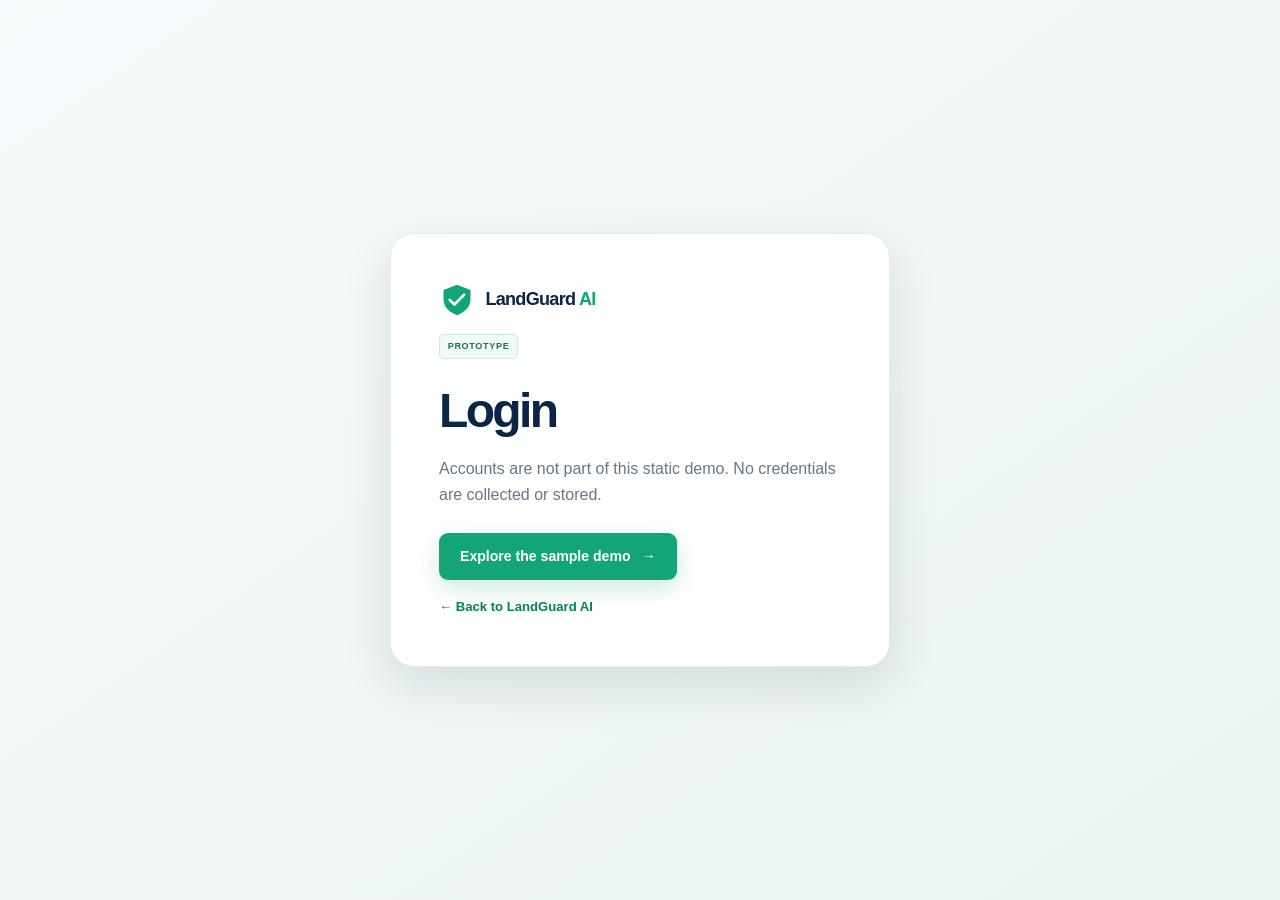
<file: frontend/login.html>
<!doctype html>
<html lang="en">
<head>
  <meta charset="utf-8">
  <meta name="viewport" content="width=device-width, initial-scale=1">
  <meta name="theme-color" content="#0b2545">
  <title>Login — LandGuard AI</title>
  <link rel="icon" href="assets/favicon.svg" type="image/svg+xml">
  <link rel="stylesheet" href="css/style.css">
</head>
<body>
  <main class="placeholder-page">
    <div class="placeholder-card">
      <a class="brand" href="../index.html"><span class="brand-mark" aria-hidden="true"><svg viewBox="0 0 40 40" fill="none"><path d="M20 3 35 9v10c0 9-6.2 14.6-15 18C11.2 33.6 5 28 5 19V9l15-6Z" fill="currentColor"/><path d="m12 20 5.2 5L28 14" stroke="#fff" stroke-width="3" stroke-linecap="round" stroke-linejoin="round"/></svg></span><span>LandGuard <b>AI</b></span></a>
      <span class="sample-pill">PROTOTYPE</span>
      <h1>Login</h1>
      <p>Accounts are not part of this static demo. No credentials are collected or stored.</p>
      <a class="button button-primary" href="../index.html#demo">Explore the sample demo <span>→</span></a>
      <a class="back-link" href="../index.html">← Back to LandGuard AI</a>
    </div>
  </main>
</body>
</html>
</file>
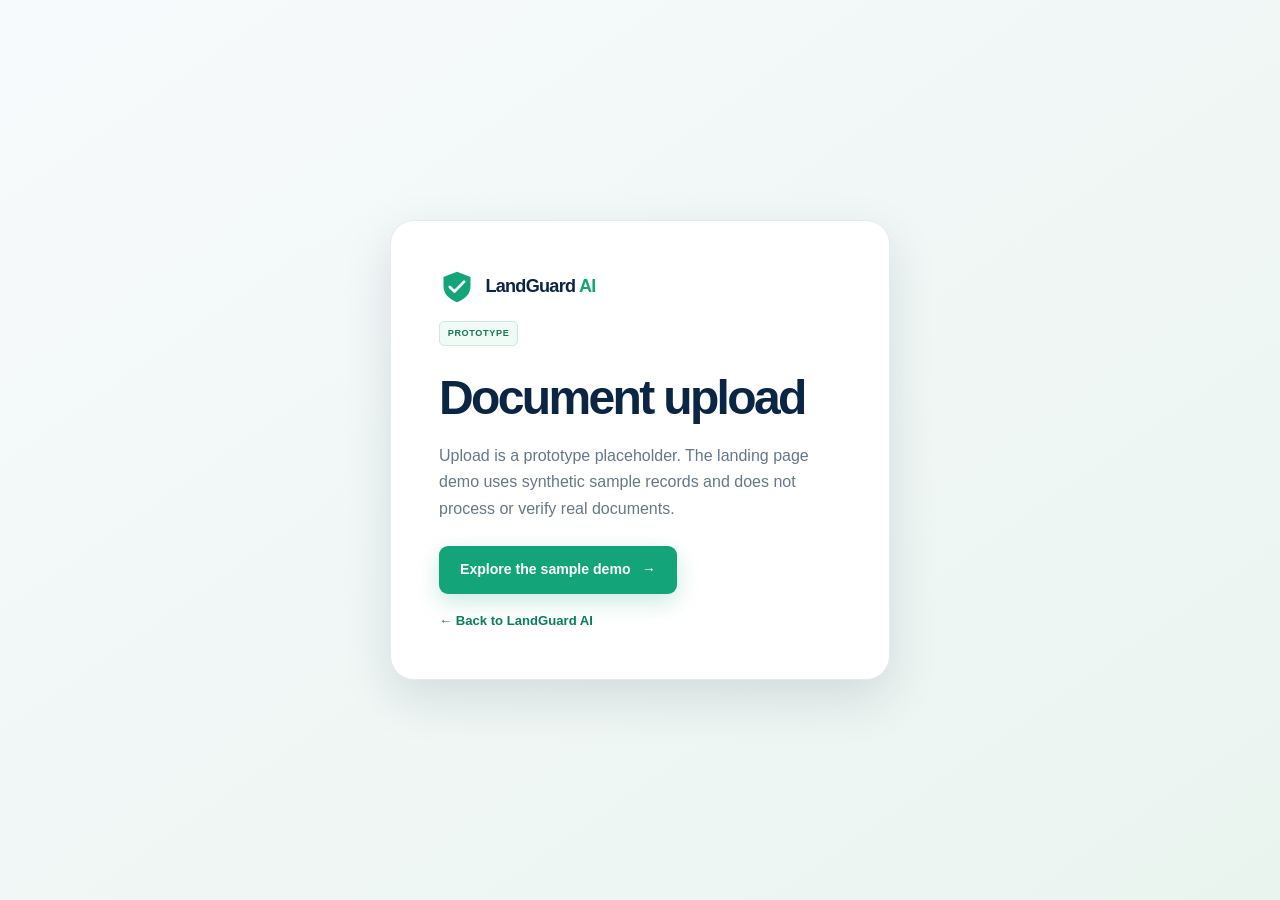
<file: frontend/upload.html>
<!doctype html>
<html lang="en">
<head>
  <meta charset="utf-8">
  <meta name="viewport" content="width=device-width, initial-scale=1">
  <meta name="theme-color" content="#0b2545">
  <title>Upload a sample — LandGuard AI</title>
  <link rel="icon" href="assets/favicon.svg" type="image/svg+xml">
  <link rel="stylesheet" href="css/style.css">
</head>
<body>
  <main class="placeholder-page">
    <div class="placeholder-card">
      <a class="brand" href="../index.html"><span class="brand-mark" aria-hidden="true"><svg viewBox="0 0 40 40" fill="none"><path d="M20 3 35 9v10c0 9-6.2 14.6-15 18C11.2 33.6 5 28 5 19V9l15-6Z" fill="currentColor"/><path d="m12 20 5.2 5L28 14" stroke="#fff" stroke-width="3" stroke-linecap="round" stroke-linejoin="round"/></svg></span><span>LandGuard <b>AI</b></span></a>
      <span class="sample-pill">PROTOTYPE</span>
      <h1>Document upload</h1>
      <p>Upload is a prototype placeholder. The landing page demo uses synthetic sample records and does not process or verify real documents.</p>
      <a class="button button-primary" href="../index.html#demo">Explore the sample demo <span>→</span></a>
      <a class="back-link" href="../index.html">← Back to LandGuard AI</a>
    </div>
  </main>
</body>
</html>
</file>
<file: frontend/css/style.css>
:root {
  --navy: #0b2545;
  --navy-2: #153b63;
  --green: #13a579;
  --green-dark: #087e5d;
  --surface: #fff;
  --page: #f7fafc;
  --ink: #1c2d40;
  --muted: #667789;
  --line: #e4ebf0;
  --low: #16845e;
  --low-bg: #e7f7f0;
  --medium: #a86308;
  --medium-bg: #fff3d9;
  --high: #ba3d43;
  --high-bg: #fff0f0;
  --space-1: .5rem;
  --space-2: .75rem;
  --space-3: 1rem;
  --space-4: 1.5rem;
  --space-5: 2rem;
  --space-6: 3rem;
  --space-7: 4rem;
  --space-8: 6rem;
  --radius-sm: .5rem;
  --radius: 1rem;
  --radius-lg: 1.5rem;
  --radius-xl: 2rem;
  --shadow-sm: 0 8px 24px rgba(11, 37, 69, .06);
  --shadow: 0 18px 50px rgba(11, 37, 69, .12);
  --shadow-lg: 0 28px 70px rgba(3, 22, 44, .28);
  --container: 1160px;
}

*, *::before, *::after { box-sizing: border-box; }
html { scroll-behavior: smooth; scroll-padding-top: 84px; }
body { margin: 0; background: var(--surface); color: var(--ink); font-family: "Inter", "Noto Sans Bengali", sans-serif; font-size: 16px; line-height: 1.65; -webkit-font-smoothing: antialiased; }
body.menu-open { overflow: hidden; }
a { color: inherit; text-decoration: none; }
button { color: inherit; font: inherit; }
img { display: block; max-width: 100%; }
h1, h2, h3, h4, p { margin-top: 0; }
h1, h2, h3, h4 { font-family: "Poppins", "Noto Sans Bengali", sans-serif; line-height: 1.18; }
h1 { font-size: clamp(2.7rem, 8vw, 5rem); letter-spacing: -.055em; }
h2 { margin-bottom: 1rem; color: var(--navy); font-size: clamp(2rem, 5vw, 3.25rem); letter-spacing: -.045em; }
h3 { font-size: 1.08rem; }
.container { width: min(calc(100% - 2.5rem), var(--container)); margin-inline: auto; }
.skip-link { position: fixed; z-index: 99; top: .5rem; left: .5rem; padding: .7rem 1rem; transform: translateY(-150%); border-radius: var(--radius-sm); background: var(--surface); color: var(--navy); }
.skip-link:focus { transform: translateY(0); }
:focus-visible { outline: 3px solid #f2bd54; outline-offset: 3px; }
.section { padding: var(--space-8) 0; }
.site-header { position: sticky; z-index: 30; top: 0; background: rgba(255,255,255,.96); border-bottom: 1px solid rgba(11,37,69,.08); backdrop-filter: blur(14px); }
.navbar { min-height: 76px; display: flex; align-items: center; justify-content: space-between; gap: 1rem; }
.brand { display: inline-flex; align-items: center; gap: .65rem; color: var(--navy); font: 700 1.13rem "Poppins",sans-serif; letter-spacing: -.04em; white-space: nowrap; }
.brand b { color: var(--green); }
.brand-mark { display: grid; width: 36px; height: 36px; color: var(--green); }
.brand-mark svg { width: 100%; height: 100%; }
.nav-links { display: flex; align-items: center; gap: clamp(1rem,2vw,1.8rem); }
.nav-links > a { color: #536476; font-size: .86rem; font-weight: 600; transition: color .2s ease; }
.nav-links > a:hover, .nav-links > a.is-current { color: var(--green-dark); }
.nav-actions { display: flex; align-items: center; gap: .6rem; }
.button { display: inline-flex; align-items: center; justify-content: center; gap: .7rem; min-height: 46px; padding: .7rem 1.25rem; border: 1px solid transparent; border-radius: 9px; font-weight: 700; font-size: .88rem; transition: transform .2s ease, box-shadow .2s ease, background .2s ease; cursor: pointer; }
.button:hover { transform: translateY(-2px); }
.button-small { min-height: 39px; padding: .55rem .95rem; font-size: .8rem; }
.button-large { min-height: 54px; padding-inline: 1.35rem; }
.button-primary { background: var(--green); color: #fff; box-shadow: 0 8px 22px rgba(19,165,121,.22); }
.button-primary:hover { background: #0e946c; box-shadow: 0 12px 28px rgba(19,165,121,.3); }
.button-outline { border-color: #d7e1e8; color: var(--navy); background: #fff; }
.button-outline:hover { border-color: var(--green); color: var(--green-dark); }
.button-glass { color: #fff; border-color: rgba(255,255,255,.46); background: rgba(255,255,255,.1); backdrop-filter: blur(8px); }
.button-glass:hover { background: rgba(255,255,255,.18); }
.menu-toggle { display: none; }
.hero { position: relative; min-height: 680px; display: flex; align-items: center; overflow: hidden; isolation: isolate; background: linear-gradient(110deg,#08213e,#1c4b54); color: #fff; }
.hero-image, .hero-shade { position: absolute; z-index: -1; inset: 0; width: 100%; height: 100%; }
.hero-image { object-fit: cover; object-position: center 58%; }
.hero-shade { background: linear-gradient(90deg,rgba(7,27,52,.94) 0%,rgba(11,37,69,.85) 45%,rgba(11,37,69,.57) 100%),linear-gradient(0deg,rgba(11,37,69,.25),transparent 50%); }
.hero-content { display: grid; grid-template-columns: minmax(0,1.05fr) minmax(320px,.75fr); align-items: center; gap: 4rem; padding-block: 5rem 6rem; }
.hero-copy { max-width: 610px; }
.eyebrow { margin-bottom: 1rem; color: var(--green-dark); font-size: .72rem; font-weight: 800; letter-spacing: .13em; line-height: 1.4; text-transform: uppercase; }
.eyebrow-light { color: #80dfbc; }
.hero .eyebrow { display: flex; align-items: center; gap: .6rem; }
.eyebrow-dot { width: 8px; height: 8px; border-radius: 50%; background: #69dbb1; box-shadow: 0 0 0 4px rgba(105,219,177,.14); }
.hero h1 { margin-bottom: 1.2rem; color: #fff; }
.hero h1 span { color: #7de0ba; }
.hero-intro { max-width: 540px; margin-bottom: 1.7rem; color: #dce7ef; font-size: 1.04rem; }
.hero-actions { display: flex; flex-wrap: wrap; gap: .8rem; }
.play-icon { font-size: .72rem; }
.hero-note { margin: 1.2rem 0 0; color: #d6e1ea; font-size: .76rem; }
.hero-note span { margin-right: .4rem; color: #8fe0c0; }
.result-card { width: min(100%,390px); justify-self: center; padding: 1.25rem; border: 1px solid rgba(255,255,255,.56); border-radius: var(--radius); background: #fff; color: var(--ink); box-shadow: var(--shadow-lg); transform: rotate(1.4deg); animation: card-float 6s ease-in-out infinite; }
.result-heading, .panel-heading, .timeline-head { display: flex; align-items: center; justify-content: space-between; gap: .8rem; }
.result-heading { justify-content: flex-start; }
.result-heading > div { display: grid; gap: .1rem; flex: 1; }
.result-heading strong { font-size: .85rem; }
.result-heading small, .panel-heading small { color: var(--muted); font-size: .68rem; }
.result-icon { display: grid; width: 38px; height: 38px; place-items: center; border-radius: 11px; background: #e9f8f2; color: var(--green-dark); font-size: 1.5rem; }
.sample-pill { display: inline-flex; align-items: center; padding: .26rem .48rem; border: 1px solid #c9eadc; border-radius: 5px; background: #f1fbf6; color: #167950; font-size: .57rem; font-weight: 800; letter-spacing: .07em; }
.risk-summary { display: flex; align-items: end; justify-content: space-between; margin-top: 1.2rem; }
.risk-summary > div { display: grid; }
.risk-summary small { color: var(--muted); font-size: .69rem; }
.risk-summary strong { color: var(--high); font: 700 2rem "Poppins",sans-serif; line-height: 1.1; }
.risk-summary strong span { color: #8b99a7; font: 500 .8rem "Inter",sans-serif; }
.risk-badge { display: inline-flex; padding: .35rem .6rem; border-radius: 5px; font-size: .61rem; font-weight: 800; letter-spacing: .05em; }
.risk-badge.low { background: var(--low-bg); color: var(--low); }
.risk-badge.medium { background: var(--medium-bg); color: var(--medium); }
.risk-badge.high { background: var(--high-bg); color: var(--high); }
.mini-meter { height: 6px; margin: .8rem 0 1.1rem; overflow: hidden; border-radius: 8px; background: #edf0f3; }
.mini-meter span { display: block; width: 65%; height: 100%; border-radius: inherit; background: var(--high); }
.result-checks { display: grid; gap: .6rem; margin: 0; padding: 0; list-style: none; }
.result-checks li { display: flex; justify-content: space-between; gap: .5rem; padding-bottom: .55rem; border-bottom: 1px solid #edf1f4; color: #556477; font-size: .72rem; }
.result-checks li:last-child { border-bottom: 0; }
.status-good { color: var(--low); }.status-bad { color: var(--high); }
.card-link { display: flex; justify-content: space-between; margin-top: .6rem; padding-top: .7rem; border-top: 1px solid #edf1f4; color: var(--green-dark); font-size: .71rem; font-weight: 700; }
.scroll-cue { position: absolute; bottom: 1rem; left: 50%; display: flex; align-items: center; gap: .6rem; transform: translateX(-50%); color: rgba(255,255,255,.72); font-size: .65rem; }
.scroll-cue span { width: 15px; height: 24px; border: 1px solid rgba(255,255,255,.6); border-radius: 10px; }
.scroll-cue span::after { display: block; width: 2px; height: 5px; margin: 4px auto; background: #fff; content: ""; animation: scroll-dot 1.4s infinite; }
.trust-strip { border-bottom: 1px solid var(--line); background: #fff; }
.trust-items { display: grid; grid-template-columns: repeat(4,1fr); min-height: 90px; align-items: center; }
.trust-items > div { display: flex; justify-content: center; align-items: center; gap: .65rem; padding: .8rem; color: #475b6f; font-size: .77rem; font-weight: 600; }
.trust-symbol { color: var(--green-dark); font-size: 1.2rem; }
.section-heading { max-width: 700px; margin: 0 auto 3rem; }
.section-heading.centered { text-align: center; }
.section-heading > p:last-child, .section-heading.split-heading > p { color: var(--muted); font-size: .97rem; }
.section-heading h2 { margin-bottom: .9rem; }
.problem-section { background: var(--page); }
.problem-grid { display: grid; grid-template-columns: repeat(3,1fr); gap: 1.25rem; }
.problem-card { min-height: 280px; padding: 1.6rem; border: 1px solid var(--line); border-radius: var(--radius); background: #fff; box-shadow: var(--shadow-sm); transition: transform .25s ease,box-shadow .25s ease; }
.problem-card:hover, .feature-card:hover { transform: translateY(-5px); box-shadow: var(--shadow); }
.icon-box { display: grid; width: 52px; height: 52px; margin-bottom: 1.4rem; place-items: center; border-radius: 14px; }
.icon-box svg { width: 32px; height: 32px; }
.icon-amber { color: #a86308; background: #fff4df; }.icon-green { color: var(--green-dark); background: #e8f7f1; }.icon-blue { color: #28679b; background: #eaf4fc; }
.card-number { display: block; margin-bottom: .75rem; color: #8090a0; font-size: .58rem; font-weight: 800; letter-spacing: .09em; }
.problem-card h3 { margin-bottom: .7rem; color: var(--navy); font-size: 1.22rem; }
.problem-card p, .feature-card p { margin-bottom: 0; color: var(--muted); font-size: .85rem; }
.process-section { overflow: hidden; }
.steps { position: relative; display: grid; grid-template-columns: repeat(5,1fr); gap: .6rem; }
.steps-line { position: absolute; top: 33px; left: 10%; width: 80%; height: 2px; background: #dce9e3; }
.steps-line span { display: block; width: 100%; height: 100%; transform-origin: left; background: var(--green); animation: line-grow 1.6s ease-out both; }
.step { position: relative; z-index: 1; text-align: center; }
.step-icon { position: relative; display: grid; width: 66px; height: 66px; margin: 0 auto 1.15rem; place-items: center; border: 1px solid #d9e9e1; border-radius: 50%; background: #fff; box-shadow: 0 0 0 7px #fff; color: var(--green-dark); font-size: 1.35rem; transition: transform .25s ease; }
.step:hover .step-icon { transform: translateY(-4px); }
.step-icon i { position: absolute; top: -4px; right: -3px; display: grid; width: 21px; height: 21px; place-items: center; border-radius: 50%; background: var(--navy); color: #fff; font: 700 .57rem "Inter",sans-serif; }
.step h3 { margin-bottom: .4rem; color: var(--navy); font-size: .98rem; }
.step p { max-width: 150px; margin: auto; color: var(--muted); font-size: .72rem; }
.features-section { background: var(--page); }
.section-heading.split-heading { display: flex; align-items: end; justify-content: space-between; gap: 2rem; max-width: none; }
.split-heading h2 { margin-bottom: 0; }
.split-heading > p { max-width: 380px; margin: 0 0 .35rem; }
.feature-grid { display: grid; grid-template-columns: repeat(3,1fr); gap: 1rem; }
.feature-card { position: relative; min-height: 190px; padding: 1.35rem; border: 1px solid var(--line); border-radius: var(--radius); background: #fff; transition: transform .25s ease,box-shadow .25s ease; }
.feature-icon { display: grid; width: 38px; height: 38px; margin-bottom: 1rem; place-items: center; border-radius: 10px; background: #e8f7f1; color: var(--green-dark); font-size: 1.15rem; }
.feature-card h3 { margin-bottom: .55rem; color: var(--navy); font-size: 1rem; }
.feature-card p { max-width: 290px; font-size: .78rem; }
.feature-card > a { position: absolute; top: 1.45rem; right: 1.35rem; color: #94a3ae; font-size: 1rem; }
.feature-card:hover > a { color: var(--green-dark); }
.score-section { position: relative; overflow: hidden; background: var(--navy); }
.score-section::before { position: absolute; top: -180px; right: -130px; width: 480px; height: 480px; border: 1px solid rgba(255,255,255,.07); border-radius: 50%; box-shadow: 0 0 0 55px rgba(255,255,255,.025),0 0 0 110px rgba(255,255,255,.018); content: ""; }
.score-layout { position: relative; display: grid; grid-template-columns: .8fr 1.2fr; align-items: center; gap: 5rem; }
.score-copy h2 { color: #fff; }
.score-copy > p:not(.eyebrow) { max-width: 370px; margin-bottom: 1.5rem; color: #c5d3df; font-size: .9rem; }
.text-link { display: inline-flex; align-items: center; gap: .6rem; color: var(--green-dark); font-size: .82rem; font-weight: 700; }
.text-link span { transition: transform .2s ease; }.text-link:hover span { transform: translateX(4px); }
.text-link-light { color: #86e1bf; }
.score-panel { padding: 1.6rem; border: 1px solid rgba(255,255,255,.12); border-radius: var(--radius-lg); background: rgba(255,255,255,.07); backdrop-filter: blur(8px); }
.gauge-wrap { position: relative; max-width: 350px; margin: 0 auto 1rem; }
.score-gauge { width: 100%; overflow: visible; }
.gauge-track, .gauge-progress { fill: none; stroke-width: 13; stroke-linecap: round; }
.gauge-track { stroke: rgba(255,255,255,.13); }
.gauge-progress { stroke-dasharray: 100; stroke-dashoffset: calc(100 - var(--score,65)); transition: stroke-dashoffset 1.2s cubic-bezier(.22,1,.36,1),stroke .3s ease; }
.high-stroke { stroke: #ef7b78; }.medium-stroke { stroke: #f1b949; }.low-stroke { stroke: #55d1a0; }
.gauge-label { position: absolute; inset: 47% 0 auto; display: grid; justify-items: center; }
.gauge-label strong { color: #fff; font: 700 2.2rem "Poppins",sans-serif; line-height: 1; }
.gauge-label > span { color: #aebdca; font-size: .72rem; }
.gauge-label small { margin-top: .25rem; color: #ef9791; font-size: .65rem; font-weight: 800; letter-spacing: .08em; }
.weight-list { display: grid; grid-template-columns: 1fr 1fr; gap: .25rem 1rem; }
.weight-list > div { display: flex; justify-content: space-between; gap: .5rem; padding: .55rem 0; border-bottom: 1px solid rgba(255,255,255,.1); color: #c5d3df; font-size: .72rem; }
.weight-list b { color: #fff; font-size: .72rem; }
.score-legend { display: flex; flex-wrap: wrap; justify-content: center; gap: .8rem 1.3rem; padding-top: 1rem; color: #d5e0e8; font-size: .65rem; }
.score-legend span { display: flex; align-items: center; gap: .4rem; }
.score-legend i { width: 7px; height: 7px; border-radius: 50%; }
.legend-low { background: #55d1a0; }.legend-medium { background: #f1b949; }.legend-high { background: #ef7b78; }
.demo-section { background: #fff; }
.demo-shell { overflow: hidden; border: 1px solid #dfe7ed; border-radius: var(--radius-lg); background: #fff; box-shadow: var(--shadow); }
.demo-topbar { display: flex; align-items: center; justify-content: space-between; gap: 1rem; min-height: 48px; padding: .65rem 1rem; background: #f7fafc; border-bottom: 1px solid var(--line); color: #748496; font-size: .61rem; font-weight: 800; letter-spacing: .08em; }
.window-dots { display: flex; gap: 5px; }.window-dots i { width: 7px; height: 7px; border-radius: 50%; background: #dce5eb; }.window-dots i:first-child { background: #ef8b86; }.window-dots i:nth-child(2) { background: #f0c16d; }.window-dots i:last-child { background: #72c9a2; }
.demo-live { display: flex; align-items: center; gap: .4rem; color: var(--green-dark); }.demo-live i { width: 6px; height: 6px; border-radius: 50%; background: var(--green); }
.demo-controls { display: flex; flex-wrap: wrap; gap: .55rem; padding: 1rem 1.2rem; border-bottom: 1px solid var(--line); }
.demo-choice { padding: .58rem .85rem; border: 1px solid #dbe4ea; border-radius: 7px; background: #fff; color: #617184; font-size: .72rem; font-weight: 700; cursor: pointer; transition: .2s ease; }
.demo-choice:hover { border-color: #8dcbb1; color: var(--green-dark); }
.demo-choice.is-active { border-color: var(--navy); background: var(--navy); color: #fff; }
.demo-content { display: grid; grid-template-columns: .85fr 1.15fr; gap: 1.2rem; padding: 1.3rem; }
.panel-heading { justify-content: flex-start; margin-bottom: 1rem; }
.panel-heading > div, .timeline-head > div { display: flex; align-items: center; gap: .7rem; }
.panel-heading h3, .timeline-head h3 { margin: 0 0 .16rem; color: var(--navy); font-size: .9rem; }
.panel-icon { display: grid; width: 34px; height: 34px; flex: 0 0 34px; place-items: center; border-radius: 9px; background: #edf3f8; color: var(--navy); font-size: 1.05rem; }
.panel-icon-green { background: #e8f7f1; color: var(--green-dark); }
.sample-document { position: relative; min-height: 282px; overflow: hidden; padding: 1.1rem; border: 1px solid #e6e1d8; border-radius: 5px; background: repeating-linear-gradient(0deg,#fffdf8,#fffdf8 24px,#f9f5eb 25px); box-shadow: 0 7px 16px rgba(65,54,31,.08); color: #3b4854; }
.document-brand { display: flex; align-items: center; gap: .5rem; font-size: .56rem; font-weight: 800; letter-spacing: .08em; }
.document-brand small { display: block; margin-top: .2rem; color: #a47850; font-size: .48rem; letter-spacing: .1em; }
.doc-shield { display: grid; width: 28px; height: 28px; place-items: center; border: 1.5px solid #b3c6bb; border-radius: 50%; color: var(--green-dark); font: 700 .8rem "Poppins",sans-serif; }
.doc-rule { height: 1px; margin: .85rem 0; background: #e4dac9; }
.doc-lines { display: grid; gap: .38rem; margin-bottom: .9rem; }
.doc-lines span { height: 5px; width: 91%; border-radius: 3px; background: #e8e2d8; }.doc-lines span:last-child { width: 68%; }
.doc-fields { display: grid; grid-template-columns: 1fr 1fr; gap: .8rem .6rem; max-width: 85%; }
.doc-fields > div { display: grid; gap: .16rem; }.doc-fields small { color: #8a8d85; font-size: .47rem; font-weight: 800; letter-spacing: .07em; }.doc-fields strong { color: #334b5b; font-size: .64rem; }
.doc-stamp { position: absolute; right: 1rem; bottom: 2.8rem; display: grid; width: 57px; height: 57px; place-content: center; transform: rotate(-14deg); border: 2px solid rgba(19,165,121,.45); border-radius: 50%; color: rgba(8,126,93,.72); font-size: .48rem; font-weight: 900; line-height: 1.25; text-align: center; }
.doc-bottom { position: absolute; right: 1rem; bottom: .7rem; left: 1rem; display: flex; justify-content: space-between; padding-top: .5rem; border-top: 1px solid #e7dfd0; color: #9b978d; font-size: .42rem; font-weight: 700; letter-spacing: .04em; }
.document-caption, .timeline-note { margin: .8rem 0 0; color: #798898; font-size: .65rem; }.document-caption span, .timeline-note span { margin-right: .3rem; color: var(--green-dark); }
.table-scroll { overflow-x: auto; }
.comparison-table { width: 100%; border-collapse: collapse; text-align: left; white-space: nowrap; }
.comparison-table th, .comparison-table td { padding: .67rem .48rem; border-bottom: 1px solid #edf1f4; font-size: .63rem; }
.comparison-table thead th { color: #8492a0; font-size: .52rem; letter-spacing: .07em; }
.comparison-table tbody th { color: #43566a; font-weight: 700; }
.comparison-table td { color: #667789; }
.table-status { display: inline-flex; align-items: center; gap: .22rem; padding: .22rem .4rem; border-radius: 4px; font-size: .55rem; font-weight: 800; }
.table-status.good { background: var(--low-bg); color: var(--low); }.table-status.warn { background: var(--medium-bg); color: var(--medium); }.table-status.bad { background: var(--high-bg); color: var(--high); }
.demo-result { display: flex; align-items: center; gap: .9rem; margin-top: 1rem; padding: .8rem; border: 1px solid #e8edf1; border-radius: 9px; background: #fafcfd; }
.demo-gauge { position: relative; width: 105px; flex: 0 0 105px; }
.demo-gauge svg { width: 100%; }
.demo-gauge-track, .demo-gauge-fill { fill: none; stroke-width: 9; stroke-linecap: round; }
.demo-gauge-track { stroke: #e7edf1; }.demo-gauge-fill { stroke-dasharray: 100; stroke-dashoffset: calc(100 - var(--score,12)); transition: stroke-dashoffset 1s ease,stroke .3s ease; }
.demo-gauge > div { position: absolute; top: 47%; left: 50%; display: flex; align-items: baseline; transform: translate(-50%,-50%); white-space: nowrap; }
.demo-gauge strong { color: var(--navy); font: 700 1.25rem "Poppins",sans-serif; }.demo-gauge small { color: #8a99a6; font-size: .58rem; }
.demo-result-copy h3 { margin: .38rem 0 .2rem; color: var(--navy); font-size: .87rem; }.demo-result-copy p { margin: 0; color: var(--muted); font-size: .68rem; }
.reason-box { margin-top: .75rem; padding: .7rem .8rem; border-left: 3px solid #c9eadc; border-radius: 4px; background: #f3faf7; font-size: .65rem; }
.reason-box > strong { color: var(--navy); font-size: .68rem; }.reason-box ul { margin: .3rem 0 0; padding-left: 1.1rem; color: #627486; }.reason-box li + li { margin-top: .18rem; }
.demo-disclaimer { margin: 0; padding: .7rem 1rem; border-top: 1px solid var(--line); color: #748496; font-size: .62rem; text-align: center; }
.timeline-section { background: var(--page); }
.timeline-layout { display: grid; grid-template-columns: .7fr 1.3fr; align-items: center; gap: 5rem; }
.timeline-intro h2, .faq-intro h2 { margin-bottom: 1rem; }
.timeline-intro > p:not(.eyebrow), .faq-intro > p:not(.eyebrow) { max-width: 350px; margin-bottom: 1.4rem; color: var(--muted); font-size: .9rem; }
.timeline-card { padding: 1.5rem; border: 1px solid var(--line); border-radius: var(--radius); background: #fff; box-shadow: var(--shadow-sm); }
.timeline-tag { padding: .3rem .55rem; border-radius: 4px; background: #edf3f7; color: #64778a; font-size: .57rem; font-weight: 700; }
.timeline-track { position: relative; margin: 1.4rem 0 .8rem .45rem; }
.timeline-track::before { position: absolute; top: 9px; bottom: 12px; left: 7px; width: 2px; background: #dcebe4; content: ""; }
.timeline-event { position: relative; display: flex; align-items: flex-start; gap: .9rem; padding: .2rem 0 1.2rem; }
.timeline-dot { position: relative; z-index: 1; width: 16px; height: 16px; flex: 0 0 16px; margin-top: .15rem; border: 4px solid #cdeee0; border-radius: 50%; background: var(--green); }
.timeline-dot.current { border-color: #dce5ee; background: var(--navy); }
.timeline-event > div { flex: 1; }
.timeline-event small { color: #8896a2; font-size: .52rem; font-weight: 800; letter-spacing: .08em; }
.timeline-event h4 { margin: .25rem 0; color: var(--navy); font-size: .8rem; }
.timeline-event p { margin: 0; color: #4c6073; font-size: .68rem; }.timeline-event p span { color: #8492a0; }
.event-check { color: var(--low); font-size: .85rem; }.event-current { padding: .2rem .35rem; border-radius: 4px; background: #edf3f8; color: var(--navy); font-size: .5rem; font-weight: 800; }
.timeline-gap { position: relative; z-index: 1; display: flex; align-items: center; gap: .7rem; margin: -.15rem 0 .85rem 7px; }
.gap-line { height: 1px; flex: 1; border-top: 1px dashed #e5b868; }
.timeline-gap > div { display: flex; align-items: center; gap: .5rem; padding: .48rem .65rem; border: 1px solid #f1deb6; border-radius: 7px; background: #fff9ed; }
.timeline-gap b { display: grid; width: 19px; height: 19px; flex: 0 0 19px; place-items: center; border-radius: 50%; background: var(--medium-bg); color: var(--medium); font-size: .65rem; }
.timeline-gap span:not(.gap-line) { display: grid; }.timeline-gap strong { color: #8b5a0b; font-size: .58rem; }.timeline-gap small { color: #997d53; font-size: .52rem; }
.faq-section { background: #fff; }
.faq-layout { display: grid; grid-template-columns: .65fr 1.35fr; gap: 5rem; }
.faq-list { border-top: 1px solid var(--line); }
.faq-item { border-bottom: 1px solid var(--line); }
.faq-item h3 { margin: 0; }
.faq-item button { display: flex; width: 100%; align-items: center; justify-content: space-between; gap: 1rem; padding: 1.25rem 0; border: 0; background: none; color: var(--navy); font: 600 .94rem "Poppins",sans-serif; text-align: left; cursor: pointer; }
.faq-plus { position: relative; width: 22px; height: 22px; flex: 0 0 22px; border: 1px solid #dbe5eb; border-radius: 50%; }
.faq-plus::before, .faq-plus::after { position: absolute; top: 9px; left: 6px; width: 8px; height: 2px; background: var(--green-dark); content: ""; transition: transform .2s ease; }
.faq-plus::after { transform: rotate(90deg); }.faq-item button[aria-expanded="true"] .faq-plus::after { transform: rotate(0); }
.faq-answer { padding: 0 2.3rem 1rem 0; animation: fade-in .25s ease; }.faq-answer p { margin: 0; color: var(--muted); font-size: .82rem; }
.cta-section { position: relative; min-height: 380px; display: flex; align-items: center; overflow: hidden; isolation: isolate; background: #123e44; }
.cta-image, .cta-shade { position: absolute; z-index: -1; inset: 0; width: 100%; height: 100%; }
.cta-image { object-fit: cover; object-position: center 48%; }
.cta-shade { background: linear-gradient(90deg,rgba(8,30,54,.92),rgba(11,37,69,.78) 55%,rgba(11,37,69,.65)); }
.cta-content { padding-block: 4rem; color: #fff; }
.cta-content h2 { margin-bottom: .8rem; color: #fff; }
.cta-content > p:not(.eyebrow) { max-width: 530px; margin-bottom: 1.5rem; color: #dce7ef; font-size: .9rem; }
.site-footer { padding: 3.3rem 0 1.4rem; background: #081e38; color: #dce5ed; }
.footer-main { display: flex; justify-content: space-between; gap: 3rem; padding-bottom: 2.4rem; }
.brand-footer { color: #fff; }.brand-footer b { color: #67d1a7; }
.footer-brand > p { margin: .85rem 0 0; color: #a4b4c3; font-size: .77rem; }
.footer-links { display: flex; gap: 4rem; }
.footer-links > div { display: grid; align-content: start; gap: .55rem; }
.footer-links strong { margin-bottom: .25rem; color: #fff; font: 600 .82rem "Poppins",sans-serif; }
.footer-links a, .footer-links span { color: #adbdcb; font-size: .72rem; }.footer-links a:hover { color: #84dfbd; }
.footer-bottom { padding-top: 1.2rem; border-top: 1px solid rgba(255,255,255,.12); }
.disclaimer { max-width: 780px; margin-bottom: .7rem; color: #d5e0e8; font-size: .68rem; }
.image-credits { margin-bottom: .7rem; color: #9eafbd; font-size: .61rem; }
.image-credits a { color: #b9e9d6; text-decoration: underline; text-underline-offset: 2px; }
.copyright { color: #8395a5; font-size: .61rem; }
.reveal { opacity: 0; transform: translateY(18px); transition: opacity .65s ease,transform .65s ease; }
.reveal.is-visible { opacity: 1; transform: translateY(0); }
.image-fallback { background: linear-gradient(135deg,#0b2545,#17634f) !important; }
.image-fallback::after { position: absolute; z-index: -1; inset: 0; display: grid; place-items: center; color: rgba(255,255,255,.55); font: 700 1rem "Poppins",sans-serif; letter-spacing: .12em; pointer-events: none; content: "LANDGUARD AI"; }
.mobile-break { display: none; }
.placeholder-page { min-height: 100vh; display: grid; padding: 1.5rem; place-items: center; background: linear-gradient(145deg,#f7fafc,#eaf4ef); }
.placeholder-card { display: grid; justify-items: start; gap: 1rem; width: min(100%,500px); padding: clamp(1.5rem,6vw,3rem); border: 1px solid var(--line); border-radius: var(--radius-lg); background: #fff; box-shadow: var(--shadow); }
.placeholder-card h1 { margin: .5rem 0 0; color: var(--navy); font-size: clamp(2rem,7vw,3rem); }
.placeholder-card p { margin: 0 0 .5rem; color: var(--muted); }
.back-link { color: var(--green-dark); font-size: .82rem; font-weight: 700; }
@keyframes card-float { 0%,100% { transform: translateY(0) rotate(1.4deg); } 50% { transform: translateY(-10px) rotate(.6deg); } }
@keyframes line-grow { from { transform: scaleX(0); } to { transform: scaleX(1); } }
@keyframes scroll-dot { 0%,100% { transform: translateY(0); opacity: 1; } 80% { transform: translateY(6px); opacity: 0; } }
@keyframes fade-in { from { opacity: 0; transform: translateY(-4px); } to { opacity: 1; transform: translateY(0); } }
@media (min-width: 1280px) { .hero { min-height: 730px; } }
@media (max-width: 1023px) {
  :root { --space-8: 5rem; }
  .nav-links { gap: .9rem; }.nav-links > a { font-size: .78rem; }
  .hero-content { gap: 2.2rem; }.score-layout { gap: 3rem; }.timeline-layout,.faq-layout { gap: 3rem; }
  .demo-content { grid-template-columns: .9fr 1.1fr; padding: 1rem; }
}
@media (min-width: 768px) and (max-width: 900px) {
  .hero { min-height: auto; }
  .hero-content { grid-template-columns: 1fr; gap: 2rem; padding-block: 4rem 4.5rem; }
  .hero-copy { max-width: 650px; }
  .result-card { justify-self: start; }
}
@media (max-width: 767px) {
  :root { --space-8: 4rem; }
  .container { width: min(calc(100% - 2rem),var(--container)); }
  .navbar { min-height: 68px; }
  .menu-toggle { display: flex; width: 42px; height: 42px; flex-direction: column; align-items: center; justify-content: center; gap: 5px; border: 1px solid #e1e8ed; border-radius: 9px; background: #fff; cursor: pointer; }
  .menu-toggle span { display: block; width: 18px; height: 2px; border-radius: 2px; background: var(--navy); transition: transform .2s ease,opacity .2s ease; }
  .menu-toggle[aria-expanded="true"] span:first-child { transform: translateY(7px) rotate(45deg); }.menu-toggle[aria-expanded="true"] span:nth-child(2) { opacity: 0; }.menu-toggle[aria-expanded="true"] span:last-child { transform: translateY(-7px) rotate(-45deg); }
  .nav-links { position: absolute; top: 68px; right: 0; left: 0; display: none; align-items: stretch; gap: 0; padding: .55rem 1rem 1.2rem; border-bottom: 1px solid var(--line); background: #fff; box-shadow: 0 15px 24px rgba(11,37,69,.1); }
  .nav-links.is-open { display: flex; flex-direction: column; }
  .nav-links > a { padding: .85rem .6rem; border-bottom: 1px solid #eef2f5; font-size: .9rem; }
  .nav-actions { padding: 1rem .4rem 0; }.nav-actions .button { flex: 1; }
  .hero { min-height: auto; }.hero-content { grid-template-columns: 1fr; gap: 2.5rem; padding-block: 4.5rem 5rem; }
  .hero-shade { background: linear-gradient(90deg,rgba(7,27,52,.92),rgba(11,37,69,.77)),linear-gradient(0deg,rgba(11,37,69,.3),transparent); }
  .hero h1 { font-size: clamp(2.8rem,12vw,4.5rem); }.hero-intro { max-width: 540px; font-size: .95rem; }
  .result-card { width: min(100%,400px); justify-self: start; transform: none; animation: none; }
  .scroll-cue { display: none; }
  .trust-items { grid-template-columns: 1fr 1fr; padding-block: .55rem; }.trust-items > div { justify-content: flex-start; padding: .6rem .3rem; font-size: .69rem; }
  .section-heading { margin-bottom: 2rem; }.section-heading > p:last-child { font-size: .87rem; }
  .problem-grid { grid-template-columns: 1fr; gap: .8rem; }.problem-card { min-height: 0; padding: 1.25rem; }.icon-box { margin-bottom: 1rem; }
  .steps { grid-template-columns: 1fr; gap: 0; }.steps-line { top: 25px; bottom: 25px; left: 28px; width: 2px; height: auto; }.steps-line span { width: 100%; }
  .step { display: grid; grid-template-columns: 58px 1fr; grid-template-rows: auto auto; align-items: end; column-gap: 1rem; padding-bottom: 1.2rem; text-align: left; }
  .step-icon { grid-row: 1 / 3; width: 54px; height: 54px; margin: 0; box-shadow: 0 0 0 6px #fff; font-size: 1.1rem; }.step-icon i { width: 18px; height: 18px; font-size: .5rem; }
  .step h3 { align-self: end; margin-bottom: .2rem; }.step p { max-width: none; margin: 0; font-size: .74rem; }
  .section-heading.split-heading { display: block; }.split-heading > p { margin-top: 1rem; }
  .feature-grid { grid-template-columns: 1fr 1fr; gap: .7rem; }.feature-card { min-height: 190px; padding: 1rem; }.feature-card > a { top: 1.15rem; right: 1rem; }.feature-card h3 { font-size: .9rem; }.feature-card p { font-size: .73rem; }
  .score-layout { grid-template-columns: 1fr; gap: 2rem; }.score-copy h2 br { display: none; }.score-copy > p:not(.eyebrow) { max-width: 550px; }
  .score-panel { padding: 1.2rem; }.weight-list { gap: .15rem .8rem; }
  .demo-content { grid-template-columns: 1fr; gap: 1.4rem; padding: 1rem; }.comparison-panel { min-width: 0; }
  .demo-topbar { font-size: .52rem; }.demo-controls { gap: .4rem; padding: .8rem; }.demo-choice { padding: .5rem .6rem; font-size: .65rem; }
  .timeline-layout,.faq-layout { grid-template-columns: 1fr; gap: 2rem; }.timeline-intro h2 br,.faq-intro h2 br { display: none; }
  .cta-section { min-height: 390px; }.cta-content { padding-block: 3.5rem; }.cta-content h2 br { display: none; }
  .footer-main { flex-direction: column; gap: 2rem; }.footer-links { gap: 3rem; }
}
@media (max-width: 479px) {
  .container { width: min(calc(100% - 1.5rem),var(--container)); }
  .hero-content { padding-block: 3.5rem 3rem; }.hero .eyebrow { font-size: .59rem; }.hero-actions { align-items: stretch; }.hero-actions .button { flex: 1; padding-inline: .7rem; font-size: .78rem; }
  .trust-items > div { font-size: .62rem; }.trust-symbol { font-size: 1rem; }
  .mobile-break { display: initial; }.desktop-break { display: none; }
  .feature-grid { grid-template-columns: 1fr; }.feature-card { min-height: 0; padding: 1rem 1.1rem; }.feature-icon { margin-bottom: .75rem; }
  .score-panel { padding: .9rem; }.weight-list { grid-template-columns: 1fr 1fr; }.weight-list > div { font-size: .63rem; }.score-legend { gap: .6rem; font-size: .58rem; }
  .demo-topbar { flex-wrap: wrap; }.demo-topbar > span:nth-child(2) { flex: 1; text-align: center; font-size: .48rem; }.demo-live { font-size: .48rem; }
  .demo-controls { display: grid; grid-template-columns: 1fr 1fr; }.demo-choice:last-child { grid-column: span 2; }
  .sample-document { min-height: 260px; padding: .9rem; }.doc-fields { max-width: 82%; }.doc-stamp { right: .7rem; width: 48px; height: 48px; }
  .comparison-table th,.comparison-table td { padding: .58rem .36rem; font-size: .57rem; }.comparison-table thead th { font-size: .46rem; }.table-status { font-size: .49rem; }
  .timeline-card { padding: 1rem; }.timeline-gap { gap: .4rem; }.timeline-gap > div { padding: .4rem; }.timeline-gap small { max-width: 175px; }
  .faq-item button { font-size: .83rem; }.footer-links { gap: 2rem; }.cta-content h2 { font-size: 2rem; }
}
@media (prefers-reduced-motion: reduce) {
  *,*::before,*::after { scroll-behavior: auto !important; animation-duration: .01ms !important; animation-iteration-count: 1 !important; transition-duration: .01ms !important; }
  .reveal { opacity: 1; transform: none; }
}
</file>
